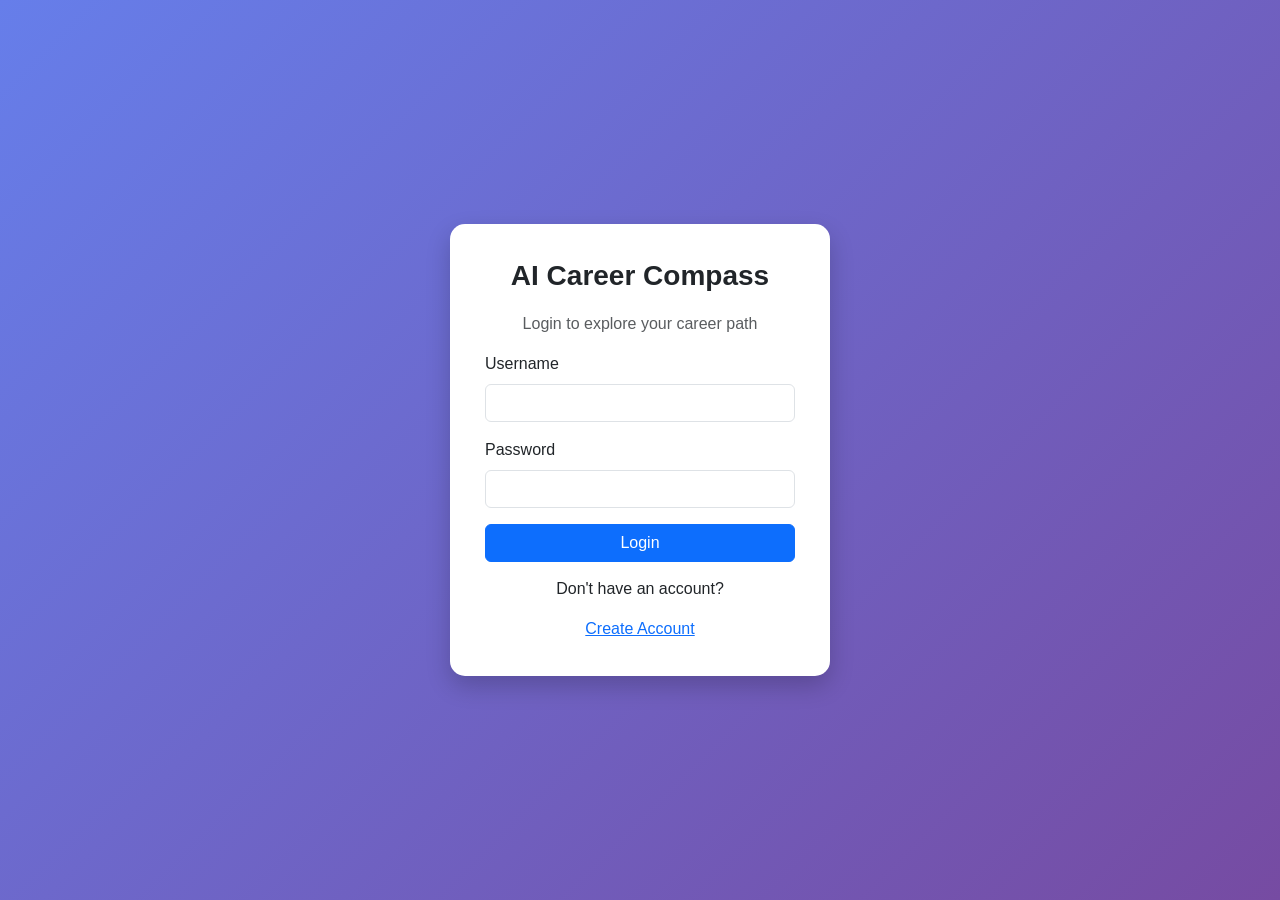
<file: login.html>
<!DOCTYPE html>

<html lang="en">
<head>
<meta charset="UTF-8">
<title>Login - AI Career Compass</title>

<link href="https://cdn.jsdelivr.net/npm/bootstrap@5.3.2/dist/css/bootstrap.min.css" rel="stylesheet">

<style>

body{
    height:100vh;
    background: linear-gradient(135deg,#667eea,#764ba2);
    display:flex;
    align-items:center;
    justify-content:center;
    font-family: Arial;
}

.login-card{
    width:380px;
    padding:35px;
    border-radius:15px;
    background:white;
    box-shadow:0 10px 25px rgba(0,0,0,0.2);
}

.title{
    text-align:center;
    font-weight:bold;
    margin-bottom:20px;
}

.btn-login{
    width:100%;
}

.signup-link{
    text-align:center;
    margin-top:15px;
}

</style>

</head>

<body>

<div class="login-card">

<h3 class="title">AI Career Compass</h3>
<p class="text-center text-muted">Login to explore your career path</p>

<form method="POST">

<div class="mb-3">
<label class="form-label">Username</label>
<input type="text" name="username" class="form-control" required>
</div>

<div class="mb-3">
<label class="form-label">Password</label>
<input type="password" name="password" class="form-control" required>
</div>

<button type="submit" class="btn btn-primary btn-login">
Login
</button>

</form>

<div class="signup-link">
<p>Don't have an account?</p>
<a href="/register">Create Account</a>
</div>

</div>

</body>
</html>
</file>
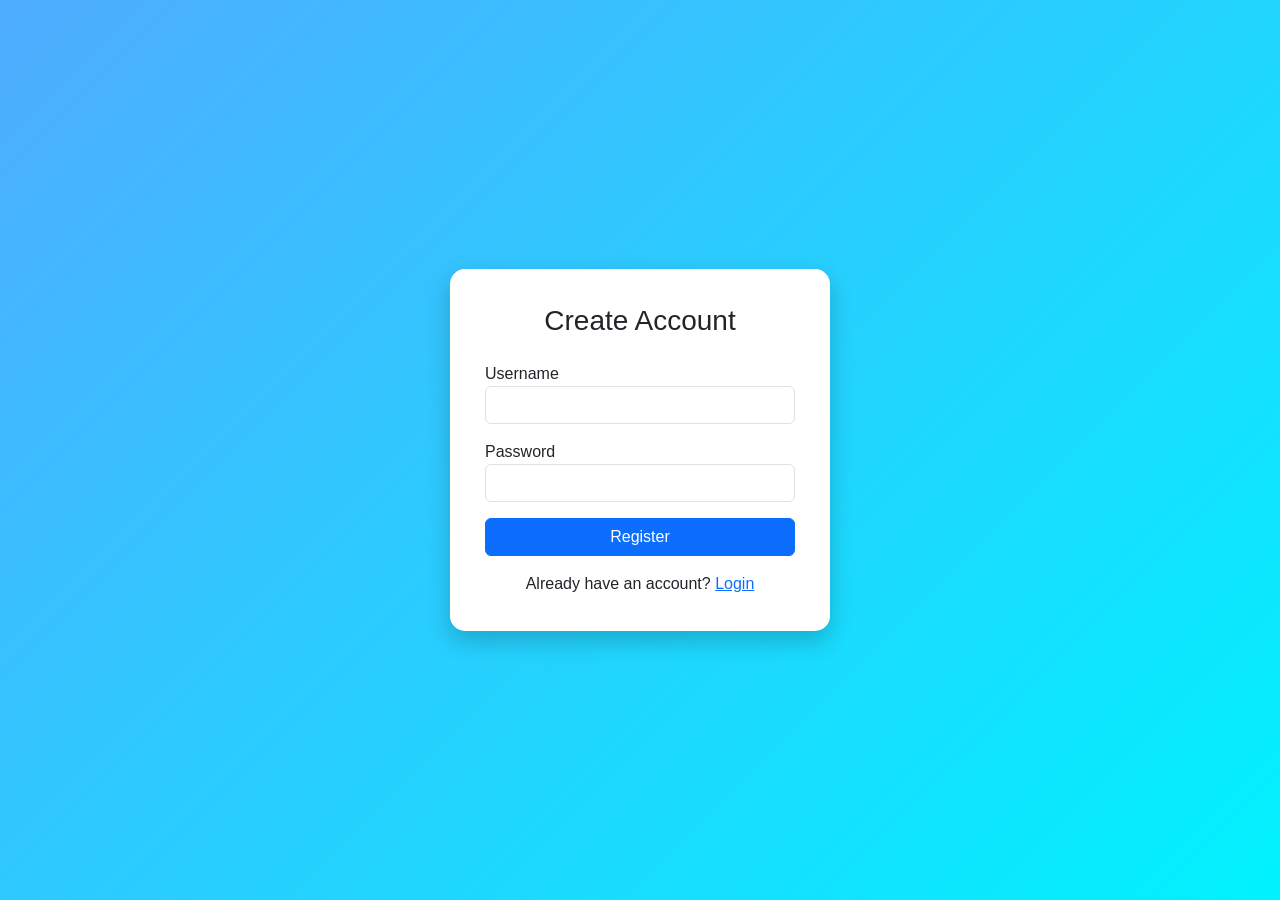
<file: register.html>
<!DOCTYPE html>

<html lang="en">
<head>

<title>Register - AI Career Compass</title>

<link href="https://cdn.jsdelivr.net/npm/bootstrap@5.3.2/dist/css/bootstrap.min.css" rel="stylesheet">

<style>

body{
height:100vh;
background:linear-gradient(135deg,#4facfe,#00f2fe);
display:flex;
align-items:center;
justify-content:center;
font-family:Arial;
}

.card-box{
width:380px;
padding:35px;
border-radius:15px;
background:white;
box-shadow:0 10px 25px rgba(0,0,0,0.2);
}

</style>

</head>

<body>

<div class="card-box">

<h3 class="text-center mb-4">Create Account</h3>

<form method="POST" action="/register">

<div class="mb-3">
<label>Username</label>
<input type="text" name="username" class="form-control" required>
</div>

<div class="mb-3">
<label>Password</label>
<input type="password" name="password" class="form-control" required>
</div>

<button type="submit" class="btn btn-primary w-100">
Register
</button>

</form>

<div class="text-center mt-3">
Already have an account?  
<a href="/login">Login</a>
</div>

</div>

</body>
</html>
</file>
